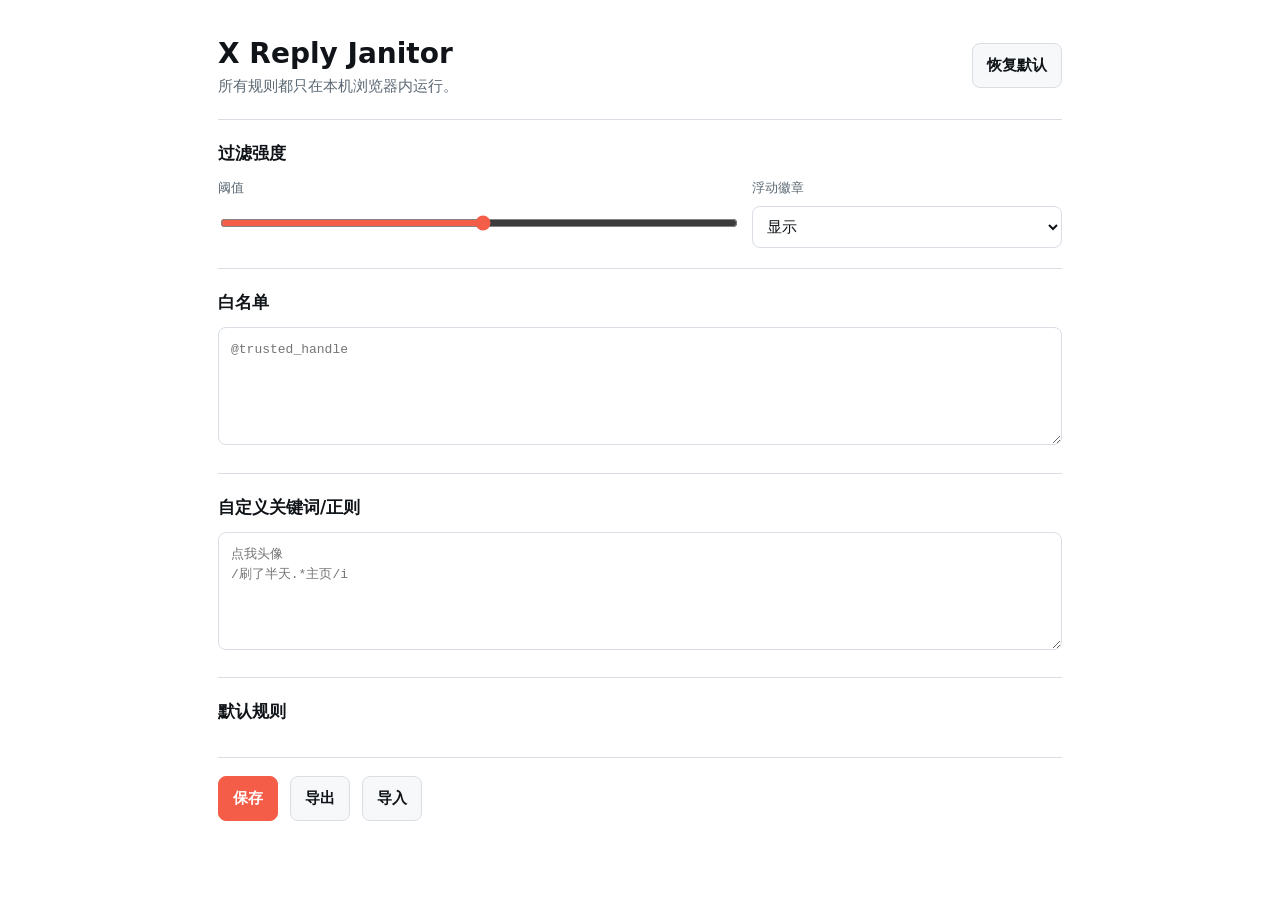
<file: src/options.html>
<!doctype html>
<html lang="zh-CN">
  <head>
    <meta charset="utf-8">
    <meta name="viewport" content="width=device-width, initial-scale=1">
    <title>X Reply Janitor 规则</title>
    <link rel="stylesheet" href="options.css">
  </head>
  <body>
    <main>
      <header>
        <div>
          <h1>X Reply Janitor</h1>
          <p>所有规则都只在本机浏览器内运行。</p>
        </div>
        <button id="reset" type="button">恢复默认</button>
      </header>

      <section class="panel">
        <h2>过滤强度</h2>
        <div class="grid">
          <label>
            <span>阈值</span>
            <input id="threshold" type="range" min="2.5" max="8" step="0.1">
            <output id="threshold-value"></output>
          </label>
          <label>
            <span>浮动徽章</span>
            <select id="show-badge">
              <option value="true">显示</option>
              <option value="false">隐藏</option>
            </select>
          </label>
        </div>
      </section>

      <section class="panel">
        <h2>白名单</h2>
        <textarea id="whitelist" spellcheck="false" placeholder="@trusted_handle"></textarea>
      </section>

      <section class="panel">
        <h2>自定义关键词/正则</h2>
        <textarea id="custom-patterns" spellcheck="false" placeholder="点我头像&#10;/刷了半天.*主页/i"></textarea>
        <p id="validation"></p>
      </section>

      <section class="panel">
        <h2>默认规则</h2>
        <ul id="default-rules"></ul>
      </section>

      <footer>
        <button id="save" type="button">保存</button>
        <button id="export" type="button">导出</button>
        <label class="import">
          导入
          <input id="import-file" type="file" accept="application/json">
        </label>
        <span id="status"></span>
      </footer>
    </main>
    <script src="defaults.js"></script>
    <script src="options.js"></script>
  </body>
</html>
</file>
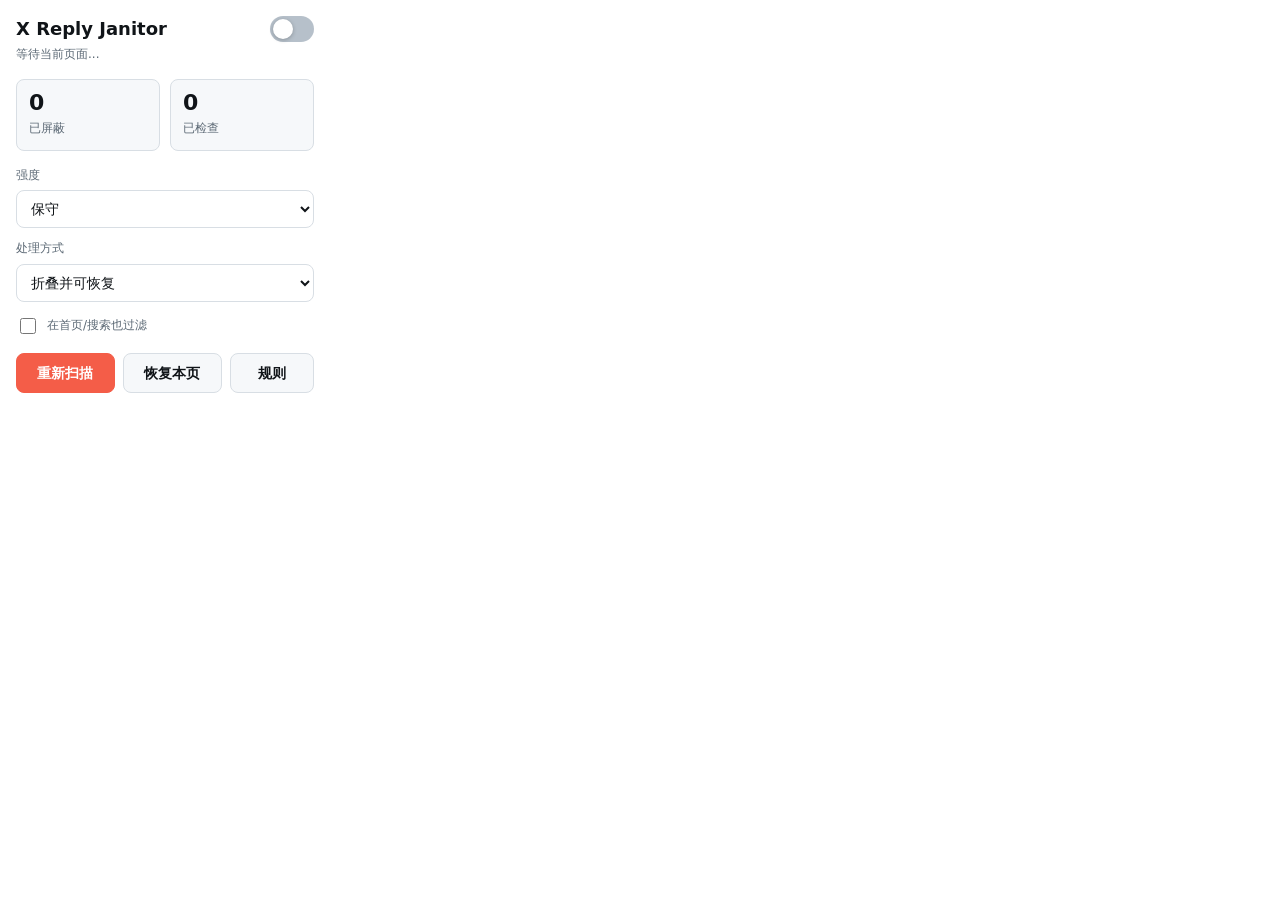
<file: src/popup.html>
<!doctype html>
<html lang="zh-CN">
  <head>
    <meta charset="utf-8">
    <meta name="viewport" content="width=device-width, initial-scale=1">
    <title>X Reply Janitor</title>
    <link rel="stylesheet" href="popup.css">
  </head>
  <body>
    <main>
      <header>
        <div>
          <h1>X Reply Janitor</h1>
          <p id="page-state">等待当前页面...</p>
        </div>
        <label class="switch" aria-label="启用扩展">
          <input id="enabled" type="checkbox">
          <span></span>
        </label>
      </header>

      <section class="stats" aria-label="当前页面统计">
        <div>
          <strong id="hidden-count">0</strong>
          <span>已屏蔽</span>
        </div>
        <div>
          <strong id="scanned-count">0</strong>
          <span>已检查</span>
        </div>
      </section>

      <label class="field">
        <span>强度</span>
        <select id="strictness">
          <option value="relaxed">保守</option>
          <option value="balanced">均衡</option>
          <option value="aggressive">强力</option>
        </select>
      </label>

      <label class="field">
        <span>处理方式</span>
        <select id="hide-mode">
          <option value="collapse">折叠并可恢复</option>
          <option value="hide">直接隐藏</option>
          <option value="dim">变淡显示</option>
        </select>
      </label>

      <label class="check">
        <input id="scan-everywhere" type="checkbox">
        <span>在首页/搜索也过滤</span>
      </label>

      <div class="actions">
        <button id="rescan" type="button">重新扫描</button>
        <button id="reveal" type="button">恢复本页</button>
        <button id="options" type="button">规则</button>
      </div>
    </main>
    <script src="defaults.js"></script>
    <script src="popup.js"></script>
  </body>
</html>
</file>
<file: src/options.css>
:root {
  color-scheme: light dark;
  --bg: #ffffff;
  --text: #101418;
  --muted: #5c6975;
  --line: #d8dee4;
  --accent: #f45d48;
  --surface: #f6f8fa;
}

@media (prefers-color-scheme: dark) {
  :root {
    --bg: #111418;
    --text: #eef2f5;
    --muted: #9aa6b2;
    --line: #2a333c;
    --surface: #171c21;
  }
}

* {
  box-sizing: border-box;
}

body {
  margin: 0;
  background: var(--bg);
  color: var(--text);
  font: 15px/1.55 system-ui, -apple-system, BlinkMacSystemFont, "Segoe UI", sans-serif;
}

main {
  max-width: 880px;
  margin: 0 auto;
  padding: 32px 18px 48px;
}

header,
footer {
  display: flex;
  gap: 12px;
  align-items: center;
  justify-content: space-between;
}

header {
  margin-bottom: 20px;
}

h1,
h2,
p {
  margin: 0;
}

h1 {
  font-size: 28px;
  letter-spacing: 0;
}

h2 {
  margin-bottom: 12px;
  font-size: 17px;
  letter-spacing: 0;
}

p {
  color: var(--muted);
}

.panel {
  border-top: 1px solid var(--line);
  padding: 20px 0;
}

.grid {
  display: grid;
  grid-template-columns: minmax(220px, 1fr) minmax(180px, 0.6fr);
  gap: 16px;
}

label {
  display: grid;
  gap: 8px;
}

label span {
  color: var(--muted);
  font-size: 13px;
}

input[type="range"] {
  width: 100%;
  accent-color: var(--accent);
}

select,
textarea {
  width: 100%;
  border: 1px solid var(--line);
  border-radius: 8px;
  background: var(--bg);
  color: var(--text);
  font: inherit;
}

select {
  padding: 10px;
}

textarea {
  min-height: 118px;
  resize: vertical;
  padding: 12px;
  font-family: ui-monospace, SFMono-Regular, Consolas, "Liberation Mono", monospace;
  font-size: 13px;
}

ul {
  display: grid;
  gap: 8px;
  margin: 0;
  padding: 0;
  list-style: none;
}

li {
  border: 1px solid var(--line);
  border-radius: 8px;
  background: var(--surface);
  padding: 10px 12px;
}

li strong {
  display: block;
}

li span {
  color: var(--muted);
  font-family: ui-monospace, SFMono-Regular, Consolas, "Liberation Mono", monospace;
  font-size: 12px;
}

button,
.import {
  border: 1px solid var(--line);
  border-radius: 8px;
  background: var(--surface);
  color: var(--text);
  cursor: pointer;
  font: inherit;
  font-weight: 700;
  padding: 10px 14px;
}

#save {
  border-color: var(--accent);
  background: var(--accent);
  color: #fff;
}

.import input {
  display: none;
}

footer {
  justify-content: flex-start;
  flex-wrap: wrap;
  border-top: 1px solid var(--line);
  padding-top: 18px;
}

#status,
#validation {
  color: var(--muted);
  font-size: 13px;
}

#validation[data-error="true"] {
  color: #c73324;
}

@media (max-width: 700px) {
  .grid {
    grid-template-columns: 1fr;
  }

  header {
    align-items: flex-start;
    flex-direction: column;
  }
}
</file>
<file: src/popup.css>
:root {
  color-scheme: light dark;
  --bg: #ffffff;
  --text: #101418;
  --muted: #5c6975;
  --line: #d8dee4;
  --accent: #f45d48;
  --accent-strong: #c73324;
  --surface: #f6f8fa;
}

@media (prefers-color-scheme: dark) {
  :root {
    --bg: #111418;
    --text: #eef2f5;
    --muted: #9aa6b2;
    --line: #2a333c;
    --surface: #171c21;
  }
}

* {
  box-sizing: border-box;
}

body {
  width: 330px;
  margin: 0;
  background: var(--bg);
  color: var(--text);
  font: 14px/1.45 system-ui, -apple-system, BlinkMacSystemFont, "Segoe UI", sans-serif;
}

main {
  padding: 16px;
}

header {
  display: flex;
  gap: 16px;
  align-items: flex-start;
  justify-content: space-between;
}

h1 {
  margin: 0;
  font-size: 18px;
  letter-spacing: 0;
}

p {
  margin: 4px 0 0;
  color: var(--muted);
  font-size: 12px;
}

.switch {
  display: inline-flex;
  cursor: pointer;
}

.switch input {
  position: absolute;
  opacity: 0;
}

.switch span {
  width: 44px;
  height: 26px;
  border-radius: 999px;
  background: #b6c0ca;
  position: relative;
  transition: background 150ms ease;
}

.switch span::after {
  content: "";
  position: absolute;
  top: 3px;
  left: 3px;
  width: 20px;
  height: 20px;
  border-radius: 50%;
  background: #fff;
  box-shadow: 0 1px 4px rgba(0, 0, 0, 0.24);
  transition: transform 150ms ease;
}

.switch input:checked + span {
  background: var(--accent);
}

.switch input:checked + span::after {
  transform: translateX(18px);
}

.stats {
  display: grid;
  grid-template-columns: 1fr 1fr;
  gap: 10px;
  margin: 16px 0;
}

.stats div {
  min-width: 0;
  border: 1px solid var(--line);
  border-radius: 8px;
  background: var(--surface);
  padding: 12px;
}

.stats strong {
  display: block;
  font-size: 22px;
  line-height: 1;
}

.stats span {
  display: block;
  margin-top: 6px;
  color: var(--muted);
  font-size: 12px;
}

.field {
  display: grid;
  gap: 6px;
  margin-top: 12px;
}

.field span,
.check span {
  color: var(--muted);
  font-size: 12px;
}

select {
  width: 100%;
  border: 1px solid var(--line);
  border-radius: 8px;
  background: var(--bg);
  color: var(--text);
  font: inherit;
  padding: 9px 10px;
}

.check {
  display: flex;
  gap: 8px;
  align-items: center;
  margin: 13px 0 2px;
}

.check input {
  width: 16px;
  height: 16px;
  accent-color: var(--accent);
}

.actions {
  display: grid;
  grid-template-columns: 1fr 1fr 0.85fr;
  gap: 8px;
  margin-top: 16px;
}

button {
  border: 1px solid var(--line);
  border-radius: 8px;
  background: var(--surface);
  color: var(--text);
  cursor: pointer;
  font: inherit;
  font-weight: 700;
  padding: 9px 8px;
}

button:hover {
  border-color: var(--accent);
}

button:first-child {
  border-color: var(--accent);
  background: var(--accent);
  color: #fff;
}

button:first-child:hover {
  background: var(--accent-strong);
}
</file>
